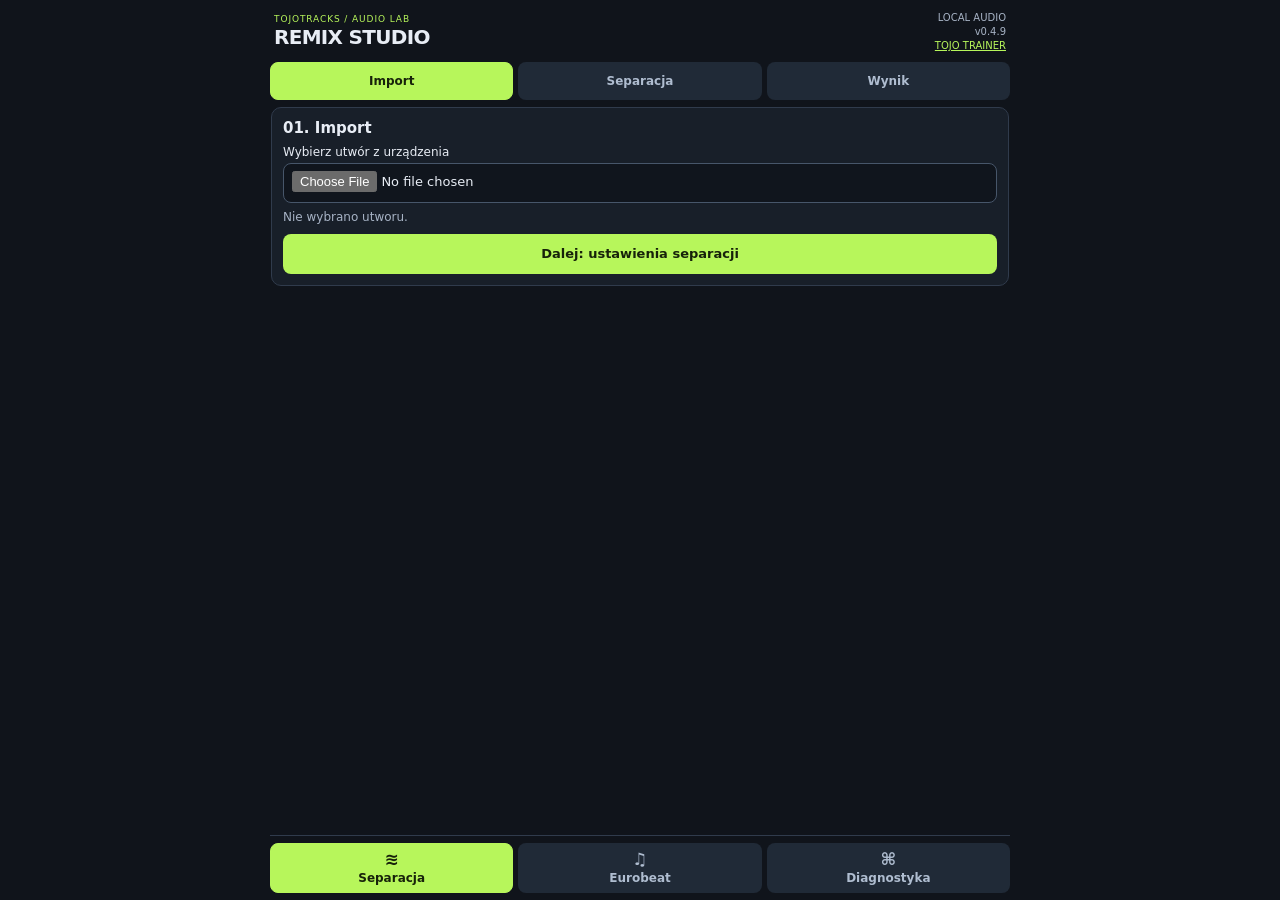
<file: index.html>
<!doctype html>
<html lang="pl"><head><meta charset="utf-8"><meta name="viewport" content="width=device-width, initial-scale=1, viewport-fit=cover"><meta name="theme-color" content="#11151c"><title>TOJO Remix Studio</title><link rel="stylesheet" href="./style.css"><link rel="stylesheet" href="./workspace.css?v=023"><script type="importmap">{"imports":{"web-audio-separation":"https://esm.sh/web-audio-separation@0.3.1?deps=onnxruntime-web@1.29.0"}}</script></head>
<body><main class="app-shell"><header><div><div class="eyebrow">TOJOTRACKS / AUDIO LAB</div><h1>REMIX STUDIO</h1></div><p class="sub">LOCAL AUDIO<br>v0.4.9<br><a href="./trainer.html" style="color:#b7f65b">TOJO TRAINER</a></p></header>
<div class="workspace"><div class="workspace-panel" id="tab-separation" data-workspace="separation" role="tabpanel" aria-labelledby="nav-separation"><div class="sub-tabs" role="tablist" aria-label="separation"><button type="button" id="separation-nav-source" data-page="source" role="tab" aria-controls="separation-source" aria-selected="true">Import</button><button type="button" id="separation-nav-settings" data-page="settings" role="tab" aria-controls="separation-settings" aria-selected="false">Separacja</button><button type="button" id="separation-nav-output" data-page="output" role="tab" aria-controls="separation-output" aria-selected="false">Wynik</button></div><div class="page-scroll" id="separation-source" data-subpanel="source" role="tabpanel" aria-labelledby="separation-nav-source"><section><h2>01. Import</h2><label for="file">Wybierz utwór z urządzenia</label><input id="file" type="file" accept="audio/*,.mp3,.wav,.flac,.m4a,.aac,.ogg,.aiff"><p id="info" class="muted">Nie wybrano utworu.</p><audio id="original" controls preload="metadata" hidden></audio><button type="button" data-go="separation:settings">Dalej: ustawienia separacji</button></section></div><div class="page-scroll" id="separation-settings" data-subpanel="settings" role="tabpanel" aria-labelledby="separation-nav-settings" hidden><section><h2>02. Separacja AI</h2><label for="model">Model</label><select id="model"><option value="UVR_MDXNET_KARA_2">Karaoke Lite (~53 MB; bez izolacji chórków)</option><option value="UVR-MDX-NET-Voc_FT">MDX Vocal FT (~67 MB)</option><option value="Kim_Vocal_2" selected>Kim Vocal 2 (~67 MB)</option></select><label for="modelSource">Źródło modelu ONNX</label><select id="modelSource"><option value="remote">Internet / cache przeglądarki</option><option value="repo">Lokalny folder models/ (Working Copy)</option><option value="file">Plik ONNX z iPhone'a</option></select><div id="modelFileWrap" hidden><label for="modelFile">Wybierz zapisany plik ONNX</label><input type="file" id="modelFile" accept=".onnx,application/octet-stream"></div><details><summary>Pobieranie modeli</summary><p><a id="modelLink" href="https://huggingface.co/AI4future/RVC/resolve/main/UVR_MDXNET_KARA_2.onnx" style="color:#b7f65b" target="_blank" rel="noopener">Pobierz wybrany model na urządzenie</a></p><small>Modele lokalne nie są wysyłane do internetu. Runtime ONNX i FFT nadal wymagają dostępu do CDN, jeśli nie są w cache.</small></details><label for="backend">Silnik obliczeń</label><select id="backend"><option value="wasm">WASM / CPU (sprawdzone na iPhonie)</option><option value="gpu">WebGPU (basic, eksperymentalne)</option><option value="gpu-opt">WebGPU (all, eksperymentalny wariant optymalizacji)</option><option value="auto">Auto (eksperymentalne)</option></select><label for="wasmFile">Runtime WASM (opcjonalny plik lokalny)</label><input type="file" id="wasmFile" accept=".wasm,application/wasm,application/octet-stream"><details><summary>Informacje i pliki runtime</summary><small>Bez pliku aplikacja próbuje 3 CDN. W trybie CPU użyj pliku <a style="color:#b7f65b" href="https://cdn.jsdelivr.net/npm/onnxruntime-web@1.22.0/dist/ort-wasm-simd-threaded.wasm" download>ort-wasm-simd-threaded.wasm</a> (11,2 MB). WebGPU wymaga wariantu <a style="color:#b7f65b" href="https://cdn.jsdelivr.net/npm/onnxruntime-web@1.22.0/dist/ort-wasm-simd-threaded.jsep.wasm" download>JSEP</a>. Po nieudanej inicjalizacji ORT przeładuj Preview.</small></details><label for="scope">Zakres</label><select id="scope"><option value="1">Benchmark 1 sekunda (jeden tensor)</option><option value="5" selected>Test 5 sekund</option><option value="15">Test 15 sekund</option><option value="30">Test 30 sekund</option><option value="full">Cały utwór (eksperymentalnie)</option></select><div id="startWrap"><label for="start">Początek fragmentu (sekundy)</label><input id="start" type="number" min="0" value="0" step="1"></div><button id="probe" class="secondary">Test samego modelu (bez utworu)</button><button id="run" disabled>Oddziel wokal</button><p id="status" role="status" aria-live="polite">Gotowe do importu.</p><progress id="progress" hidden></progress><details><summary>Informacje techniczne</summary><small>Silnik ONNX 1.22.0. Model lokalny lub pobrany z internetu; obliczenia audio lokalne. Nie zamykaj karty podczas przetwarzania. Zalecane: Kim Vocal 2, CPU/WASM. Model Lite pozostawia chórki w instrumentalu.</small></details></section></div><div class="page-scroll" id="separation-output" data-subpanel="output" role="tabpanel" aria-labelledby="separation-nav-output" hidden><p id="sepEmpty" class="empty-result">Nie ma jeszcze wyniku. Uruchom separację w ustawieniach.</p><section id="results" hidden><h2>03. Wynik</h2><p id="resultInfo" class="muted"></p><div class="stem"><h3>Wokal</h3><audio id="vocals" controls></audio><a id="downloadV" class="download">Zapisz wokal WAV</a><button id="shareV" class="secondary" type="button">Udostępnij / Zapisz w Plikach</button></div><div class="stem"><h3>Instrumental</h3><audio id="instrumental" controls></audio><a id="downloadI" class="download">Zapisz instrumental WAV</a><button id="shareI" class="secondary" type="button">Udostępnij / Zapisz w Plikach</button></div><p id="saveStatus" role="status" class="muted"></p><button id="sendVocal">Przenieś wokal i instrumental do Eurobeat</button><button id="swap" class="secondary">Zamień etykiety ścieżek</button><small>Model może pozostawiać artefakty i resztki instrumentów. W tej wersji nie zmieniamy tempa ani wysokości głosu.</small></section></div></div><div class="workspace-panel" id="tab-eurobeat" data-workspace="eurobeat" role="tabpanel" aria-labelledby="nav-eurobeat" hidden><div class="sub-tabs" role="tablist" aria-label="eurobeat"><button type="button" id="eurobeat-nav-source" data-page="source" role="tab" aria-controls="eurobeat-source" aria-selected="true">Ścieżki / analiza</button><button type="button" id="eurobeat-nav-settings" data-page="settings" role="tab" aria-controls="eurobeat-settings" aria-selected="false">Remiks</button><button type="button" id="eurobeat-nav-output" data-page="output" role="tab" aria-controls="eurobeat-output" aria-selected="false">Wynik</button></div><div class="page-scroll" id="eurobeat-source" data-subpanel="source" role="tabpanel" aria-labelledby="eurobeat-nav-source"><section id="eurobeat"><h2>Oryginalne ścieżki</h2>
<p class="muted">Wczytaj wokal i oryginalny instrumental z tej samej separacji. Instrumental zawsze jest bazą remiksu.</p>
<label for="ebVocal">Gotowy wokal</label><input id="ebVocal" type="file" accept="audio/*,.wav,.mp3,.m4a"><p id="ebVocalInfo" class="muted">Nie wybrano wokalu.</p><audio id="ebVocalPlayer" controls hidden preload="metadata"></audio>
<label for="ebBase">Oryginalny instrumental (wymagany)</label><input id="ebBase" type="file" accept="audio/*,.wav,.mp3,.m4a" disabled><p id="ebBaseInfo" class="muted">Najpierw wczytaj wokal.</p><label for="ebReference">Oryginalny utwór (opcjonalnie, do dokładniejszej analizy)</label><input id="ebReference" type="file" accept="audio/*,.wav,.mp3,.m4a"><small id="ebRefInfo">Opcjonalnie wczytaj oryginał do analizy.</small>
<button id="ebAnalyze" class="secondary" disabled>Wykryj tempo, tonację i akordy</button><p id="ebAnalysis" class="muted">Brak analizy. Możesz wpisać tempo i akordy ręcznie.</p>
<details open><summary>Basic Pitch / rozpoznawanie nut AI</summary><label for="ebPitchModel">Model Basic Pitch ONNX</label><input id="ebPitchModel" type="file" accept=".onnx,application/octet-stream"><small><a style="color:#b7f65b" href="https://raw.githubusercontent.com/spotify/basic-pitch/main/basic_pitch/saved_models/icassp_2022/nmp.onnx" target="_blank" rel="noopener">Pobierz nmp.onnx</a></small><label for="ebPitchWasm">Runtime CPU (ten sam plik co przy separacji)</label><input id="ebPitchWasm" type="file" accept=".wasm,application/wasm,application/octet-stream"><small>Jeżeli wybrano runtime CPU w Separacji, nie trzeba wybierać ponownie.</small><div class="field-grid"><div><label for="ebPitchStart">Początek analizy (s)</label><input id="ebPitchStart" type="number" min="0" step="1" value="0"></div><div><label for="ebPitchSeconds">Długość analizy</label><select id="ebPitchSeconds"><option value="all" selected>Cały instrumental od wybranej pozycji</option><option value="5">5 s</option><option value="15">15 s</option><option value="30">30 s</option><option value="60">60 s</option><option value="120">120 s</option></select></div></div><button id="ebPitch" class="secondary" disabled>Rozpoznaj nuty instrumentalu</button><progress id="ebPitchProgress" hidden></progress><p id="ebPitchInfo" class="muted">Nie rozpoznano jeszcze nut.</p><small>Próba AI: model ONNX i runtime można wskazać lokalnie. Audio pozostaje na urządzeniu. Analiza dwukrotna: pełne pasmo i filtr osłabiający bas. Podział nut według wysokości jest przybliżony.</small></details><p id="ebSourceStatus" class="muted" role="status">Wczytaj obie ścieżki.</p><button type="button" data-go="eurobeat:settings">Dalej: ustawienia remiksu</button></section></div><div class="page-scroll" id="eurobeat-settings" data-subpanel="settings" role="tabpanel" aria-labelledby="eurobeat-nav-settings" hidden><section><h2>Ustawienia remiksu</h2><div class="field-grid"><div><label for="ebOriginalBpm">Tempo oryginału (BPM)</label><input id="ebOriginalBpm" type="number" min="50" max="250" step=".1" value="120"></div><div><label for="ebTargetBpm">Tempo remiksu (BPM)</label><input id="ebTargetBpm" type="number" min="100" max="200" step="1" value="155"></div></div>
<div class="field-grid"><div><label for="ebStart">Początek wokalu / pierwsze uderzenie (sekundy)</label><input id="ebStart" type="number" min="0" step=".001" value="0"></div><div><label for="ebKey">Wykryta tonacja (informacyjnie)</label><input id="ebKey" type="text" readonly placeholder="Nieznana"></div></div>
<label for="ebChords">Akordy podkładu (jeden na takt; po końcu listy powtarzane)</label><input id="ebChords" type="text" value="Am F C G" autocomplete="off" autocapitalize="off"><small>Przykład: Am F C G. Litera m oznacza akord molowy. Możesz wpisać własne akordy.</small>
<label for="ebBars">Długość próbki</label><select id="ebBars"><option value="4">4 takty</option><option value="8" selected>8 taktów</option><option value="16">16 taktów</option><option value="32">32 takty</option></select>
<label for="ebEngine">Silnik Eurobeat</label><select id="ebEngine"><option value="sample" selected>TOJO 0.4 (nagrane próbki)</option><option value="paired">TOJO Paired StyleLab (9 par · automatyczne BPM)</option><option value="stylelab">TOJO StyleLab (103 MP3 · eksperymentalny)</option><option value="ai">TOJO AI Groove (12 MIDI · eksperymentalny)</option><option value="modern">Silnik 0.3 (synteza)</option><option value="legacy">Poprzedni 0.2.9 (porównanie)</option></select><details><summary>TOJO SoundBank 3.1 · brzmienia</summary><p id="ebBankInfo">Wbudowane próbki WAV/FLAC/AIFF są lokalne. Katalog rozszerzeń pozwala pobrać i dodać wybrane brzmienia przed renderem. Licencje w eksporcie ZIP.</p><button type="button" class="secondary" id="ebBankLoad">Pokaż bibliotekę</button><label for="ebSampleSelect">Próbka do odsłuchu</label><select id="ebSampleSelect"></select><div class="field-grid"><button type="button" class="secondary" id="ebSamplePreview">Przygotuj odsłuch</button><button type="button" class="secondary" id="ebSampleUse">Wybierz brzmienie / rodzinę</button></div><audio id="ebSampleAudio" controls hidden></audio><details><summary>Katalog rozszerzeń · Stargate / FreePats</summary><p id="ebCatalogInfo">Katalog zawiera także pliki niewbudowane. Importuj pojedyncze brzmienie lub rodzinę przed renderem.</p><button type="button" class="secondary" id="ebCatalogLoad">Pokaż katalog rozszerzeń</button><label for="ebCatalogSearch">Filtruj nazwę lub kategorię</label><input id="ebCatalogSearch" type="search" placeholder="np. guitar, kick, riser"><label for="ebCatalogSelect">Próbka / rodzina</label><select id="ebCatalogSelect"></select><button type="button" class="secondary" id="ebCatalogAdd">Dodaj do lokalnego SoundBanku</button><label for="ebCatalogZip">Opcjonalnie: oryginalny ZIP Stargate z GitHub (offline)</label><input id="ebCatalogZip" type="file" accept=".zip,application/zip"><p><a href="https://github.com/stargatedaw/stargate-sample-pack/archive/dbfd6ec52d4ed53b60bdbea5fc6adf295127c027.zip" target="_blank" rel="noopener">Pobierz archiwum Stargate CC0</a></p><small>Jeśli próbka nie występuje w podanym archiwum, zostanie pobrana ze źródła. Pętle: odsłuch / eksport; automatyczny aranżer używa pojedynczych zdarzeń.</small></details><label for="ebBankImport">Import paczki TOJO ZIP</label><input id="ebBankImport" type="file" accept=".zip,application/zip"><div class="field-grid"><button type="button" class="secondary" id="ebBankExport">Przygotuj ZIP</button><button type="button" class="secondary" id="ebBankReset">Przywróć wbudowane</button></div><button type="button" class="secondary" id="ebBankShare" disabled>Udostępnij ZIP / zapisz w Plikach</button><a id="ebBankDownload" hidden style="color:#b7f65b">Zapisz TOJO-SoundBank-v1.zip</a><small>Próbki WAV i FLAC; wybór nut automatyczny. Przy problemie z dekodowaniem silnik użyje syntezy i zapisze to w logu.</small></details><label for="ebRebuild">Przebudowa oryginalnego rytmu</label><select id="ebRebuild"><option value="0">Wyłączona (poprzedni sposób)</option><option value=".45">Delikatna</option><option value=".85" selected>Mocna (zalecana)</option><option value=".95">Maksymalna</option></select><small>Filtr osłabia część perkusyjną, ale nie jest pełną separacją instrumentów.</small><label for="ebStyle">Nowa sekcja instrumentalna</label><select id="ebStyle"><option value="auto" selected>Automatyczne (riff w przerwach wokalu)</option><option value="chords">Perkusja + bas + akordy synth</option><option value="lead">Dodatkowa melodia synth</option><option value="rhythm">Perkusja i bas (zalecane)</option></select>
<label for="ebBassSource">Źródło linii basowej</label><select id="ebBassSource"><option value="original" selected>Oryginalne nuty AI (jeśli wykryte)</option><option value="chords">Bas według akordów</option></select><label for="ebPreset">Charakter brzmienia</label><select id="ebPreset"><option value="classic">Classic Eurobeat</option><option value="race">Racing / agresywny</option><option value="dark">Dark Eurobeat</option></select>
<details><summary>Mikser nowych instrumentów (silnik 0.3)</summary><small>0 = wyciszony, 1 = normalnie, 2 = dwa razy głośniej.</small><div class="field-grid"><div><label for="ebDrumsGain">Perkusja</label><input id="ebDrumsGain" type="number" min="0" max="2" step=".1" value="1"></div><div><label for="ebBassGain">Bas FM</label><input id="ebBassGain" type="number" min="0" max="2" step=".1" value="1"></div><div><label for="ebUpbeatGain">Upbeat</label><input id="ebUpbeatGain" type="number" min="0" max="2" step=".1" value="1"></div><div><label for="ebPadGain">Pads</label><input id="ebPadGain" type="number" min="0" max="2" step=".1" value="1"></div><div><label for="ebBrassGain">Brass / melodia</label><input id="ebBrassGain" type="number" min="0" max="2" step=".1" value="1"></div><div><label for="ebFxGain">Przejścia / FX</label><input id="ebFxGain" type="number" min="0" max="2" step=".1" value="1"></div></div></details><details><summary>Głośność instrumentów</summary><label for="ebPitchGain">Syntezator grający wyższe nuty AI (1 = 100%)</label><input id="ebPitchGain" type="number" min="0" max="2" step=".1" value="0"><small>Włącza się po pomyślnym rozpoznaniu nut. Dotyczy tylko przeanalizowanego fragmentu.</small><label for="ebLead">Głośność riffu (1 = 100%)</label><input id="ebLead" type="number" min="0" max="2" step=".1" value="1">
<div class="field-grid"><div><label for="ebVGain">Głośność wokalu (1 = 100%)</label><input id="ebVGain" type="number" min="0" max="2" step=".1" value="1"></div><div><label for="ebIGain">Głośność nowych instrumentów (1 = 100%)</label><input id="ebIGain" type="number" min="0" max="2" step=".05" value=".85"></div></div>
<div class="field-grid"><div><label for="ebBaseGain">Oryginalny instrumental (1 = 100%)</label><input id="ebBaseGain" type="number" min=".4" max="2" step=".05" value="1"></div><div><label for="ebLowCut">Miejsce na nowy bas</label><select id="ebLowCut"><option value="0">Bez osłabiania</option><option value=".25">Delikatne</option><option value=".6" selected>Mocniejsze</option></select></div></div></details><button id="ebRender" disabled>Stwórz próbkę Eurobeat</button><p id="ebStatus" role="status" aria-live="polite">Wczytaj wokal i instrumental, aby rozpocząć.</p><progress id="ebProgress" hidden></progress>
<details><summary>Informacje o generatorze</summary><small>Analiza akordów obejmuje maksymalnie 10 minut. Aranżacja szacuje aktywność wokalu, nie rozpoznaje jeszcze prawdziwych zwrotek i refrenów. Oryginalny instrumental jest zachowany. Dodatkowe instrumenty są syntezowane lokalnie. Wokal może mieć artefakty po zmianie tempa.</small></details></section></div><div class="page-scroll" id="eurobeat-output" data-subpanel="output" role="tabpanel" aria-labelledby="eurobeat-nav-output" hidden><section><h2>Gotowy remiks</h2><p id="ebEmpty" class="empty-result">Nie ma jeszcze remiksu. Wygeneruj próbkę w ustawieniach.</p><div id="ebOutput" hidden><details><summary>Plan aranżacji</summary><pre id="ebArrangement"></pre></details><p id="ebSaveStatus" role="status" class="muted"></p><div class="stem"><h3>Remiks</h3><audio id="ebMix" controls preload="none"></audio><a id="ebMixSave" class="download">Zapisz remiks WAV</a><button id="ebMixShare" class="secondary" type="button">Udostępnij / Zapisz w Plikach</button></div><div class="stem"><h3>Oryginalny instrumental + Eurobeat</h3><audio id="ebBacking" controls preload="none"></audio><a id="ebBackingSave" class="download">Zapisz instrumental WAV</a><button id="ebBackingShare" class="secondary" type="button">Udostępnij / Zapisz w Plikach</button></div><div class="stem"><h3>Wokal w nowym tempie</h3><audio id="ebStretched" controls preload="none"></audio><a id="ebStretchedSave" class="download">Zapisz wokal WAV</a><button id="ebStretchedShare" class="secondary" type="button">Udostępnij / Zapisz w Plikach</button></div></div>
</section></div></div><div class="workspace-panel" id="tab-diagnostics" data-workspace="diagnostics" role="tabpanel" aria-labelledby="nav-diagnostics" hidden><div class="page-scroll"><section id="diagnostic-card"><h2>Diagnostyka</h2><pre id="log"></pre><div class="diag-actions"><button id="copy" class="secondary">Kopiuj log</button><button id="clearLog" class="secondary" type="button">Wyczyść diagnostykę</button></div></section></div></div></div><nav class="main-tabs" role="tablist" aria-label="Główne karty"><button type="button" role="tab" id="nav-separation" aria-controls="tab-separation" data-tab="separation" aria-selected="true"><span class="tab-symbol" aria-hidden="true">≋</span>Separacja</button><button type="button" role="tab" id="nav-eurobeat" aria-controls="tab-eurobeat" data-tab="eurobeat" aria-selected="false"><span class="tab-symbol" aria-hidden="true">♫</span>Eurobeat</button><button type="button" role="tab" id="nav-diagnostics" aria-controls="tab-diagnostics" data-tab="diagnostics" aria-selected="false"><span class="tab-symbol" aria-hidden="true">⌘</span>Diagnostyka</button></nav></main><script type="module" src="./workspace.js?v=023"></script><script type="module" src="./app.js?v=049"></script><script type="module" src="./eurobeat-ui.js?v=049"></script></body></html>
</file>
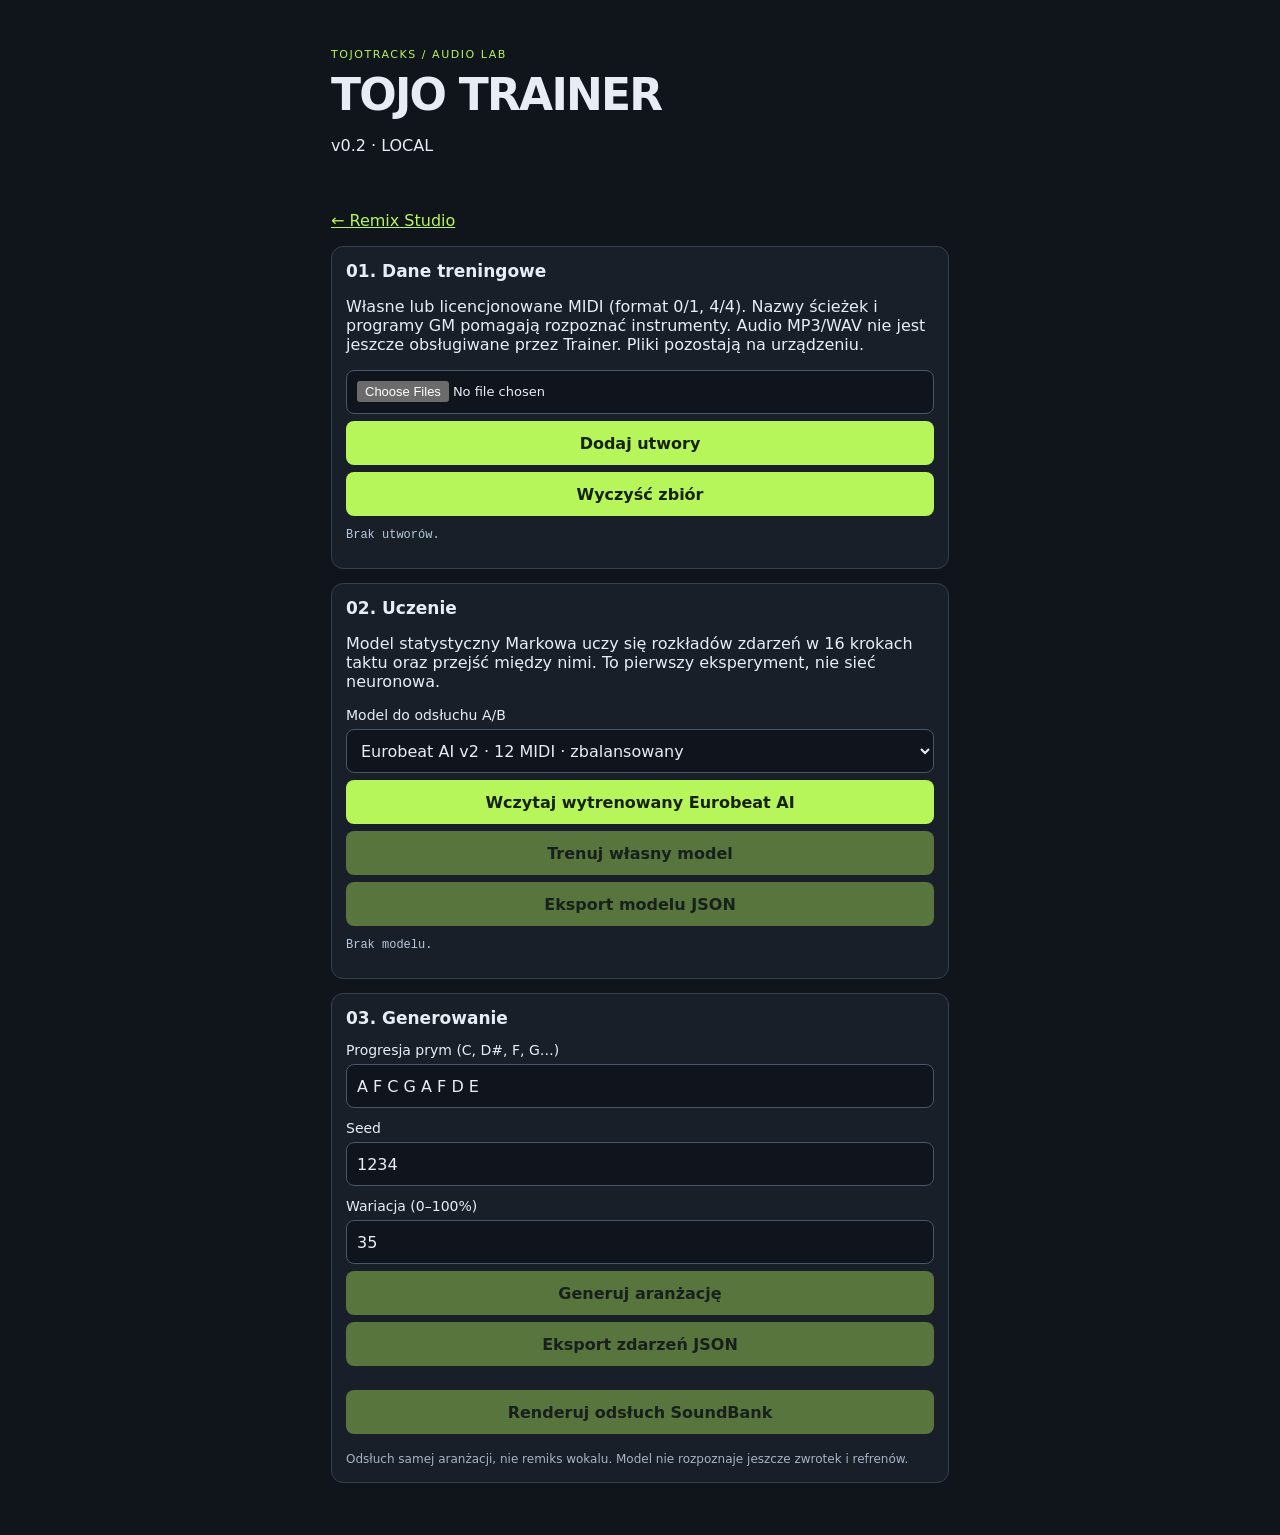
<file: trainer.html>
<!doctype html><html lang="pl"><meta charset="utf-8"><meta name="viewport" content="width=device-width,initial-scale=1,viewport-fit=cover"><title>TOJO Trainer</title><link rel="stylesheet" href="./style.css"><style>body{padding:12px}main{max-width:650px;margin:auto}section{margin:14px 0;padding:14px;border:1px solid #34404e;border-radius:12px}button,a{margin:7px 0}pre{white-space:pre-wrap;overflow-wrap:anywhere}input{max-width:100%}a{color:#b7f65b}</style><main><header><div><div class="eyebrow">TOJOTRACKS / AUDIO LAB</div><h1>TOJO TRAINER</h1></div><p>v0.2 · LOCAL</p></header><p><a href="./index.html">← Remix Studio</a></p><section><h2>01. Dane treningowe</h2><p>Własne lub licencjonowane MIDI (format 0/1, 4/4). Nazwy ścieżek i programy GM pomagają rozpoznać instrumenty. Audio MP3/WAV nie jest jeszcze obsługiwane przez Trainer. Pliki pozostają na urządzeniu.</p><input id="files" type="file" multiple accept=".mid,.midi,audio/midi"><button id="load">Dodaj utwory</button><button id="clear">Wyczyść zbiór</button><pre id="info">Brak utworów.</pre></section><section><h2>02. Uczenie</h2><p>Model statystyczny Markowa uczy się rozkładów zdarzeń w 16 krokach taktu oraz przejść między nimi. To pierwszy eksperyment, nie sieć neuronowa.</p><label for="modelVersion">Model do odsłuchu A/B</label><select id="modelVersion"><option value="2" selected>Eurobeat AI v2 · 12 MIDI · zbalansowany</option><option value="1">Eurobeat AI v1 · 11 MIDI</option></select><button id="pretrained">Wczytaj wytrenowany Eurobeat AI</button><button id="train" disabled>Trenuj własny model</button><button id="save" disabled>Eksport modelu JSON</button><pre id="stats">Brak modelu.</pre></section><section><h2>03. Generowanie</h2><label>Progresja prym (C, D#, F, G…)</label><input id="roots" value="A F C G A F D E"><label>Seed</label><input id="seed" type="number" value="1234"><label>Wariacja (0–100%)</label><input id="variation" type="number" min="0" max="100" value="35"><button id="gen" disabled>Generuj aranżację</button><button id="events" disabled>Eksport zdarzeń JSON</button><pre id="out"></pre><button id="listen" disabled>Renderuj odsłuch SoundBank</button><audio id="preview" controls hidden></audio><p id="previewStatus"></p><small>Odsłuch samej aranżacji, nie remiks wokalu. Model nie rozpoznaje jeszcze zwrotek i refrenów.</small></section><p id="status" role="status"></p></main><script src="./trainer-core.js?v=1"></script><script>
const T=TojoTrainer,$=id=>document.getElementById(id);let songs=[],model=null,events=null,busy=false,generatedBars=0;const status=s=>$("status").textContent=s;
function refresh(){ $("info").textContent=songs.length?songs.map(s=>s.name+" · "+s.bars.length+" taktów · "+s.bpm.toFixed(1)+" BPM · "+s.notes+" nut").join("\n"):"Brak utworów."; $("train").disabled=busy||!songs.length;$("load").disabled=busy;$("clear").disabled=busy;$("save").disabled=$("gen").disabled=busy||!model;$("events").disabled=busy||!events;$("pretrained").disabled=busy;$("listen").disabled=busy||!events; }
$("pretrained").onclick=async()=>{busy=true;refresh();try{const resp=await fetch("./models/tojo-eurobeat-model-experimental-v"+($("modelVersion").value==="2"?"2":"1")+".json");if(!resp.ok)throw Error("Model HTTP "+resp.status);const m=await resp.json();if(m.version!==T.VERSION||m.kind!=="tojo-step-markov")throw Error("Nieznany model");model=m;events=null;$("out").textContent="";$("stats").textContent=m.songs+" utworów · "+m.bars+" taktów · "+m.notes+" zdarzeń treningowych\nEksperymentalny model z publicznych MIDI; warunki prawne niepotwierdzone.";status("Gotowy model wczytany.");}catch(e){status(e.message)}finally{busy=false;refresh()}};
function invalidate(){model=events=null;$("stats").textContent="Brak aktualnego modelu.";$("out").textContent="";}
$("load").onclick=async()=>{busy=true;refresh();let added=0,errors=[];try{for(const f of $("files").files){try{if(f.size>8*1024*1024)throw Error("Limit 8 MB na plik");const data=await f.arrayBuffer(),m=T.parseMidi(data),bars=T.extract(m);if(songs.length>=100||songs.reduce((n,s)=>n+s.notes,0)+m.notes.length>300000)throw Error("Limit zbioru: 100 plików / 300 tys. nut");if(songs.some(s=>s.name===f.name&&s.size===f.size))throw Error("Możliwy duplikat");songs.push({name:f.name,size:f.size,bars,bpm:m.bpm,notes:m.notes.length});added++;invalidate()}catch(e){errors.push(f.name+": "+e.message)}}}finally{busy=false;refresh();status("Dodano "+added+(errors.length?"\n"+errors.join("\n"):""));}};
$("clear").onclick=()=>{songs=[];invalidate();refresh();status("Zbiór wyczyszczony");};
$("train").onclick=()=>{try{model=T.train(songs);events=null;$("stats").textContent=model.songs+" utworów · "+model.bars+" taktów · "+model.notes+" zdarzeń\n"+T.ROLES.map(r=>r+": "+model.roles[r].events).join("\n")+(model.songs<10?"\nMały zbiór: wyłącznie test techniczny.":"");status("Model wyuczony lokalnie.");}catch(e){status(e.message)}refresh()};
$("gen").onclick=()=>{try{const names=["C","C#","D","D#","E","F","F#","G","G#","A","A#","B"],roots=$("roots").value.trim().toUpperCase().split(/\s+/).map(n=>names.indexOf(n));if(!roots.length||roots.length>128||roots.some(n=>n<0))throw Error("Podaj od 1 do 128 prym, np. A F C G");generatedBars=roots.length;events=T.generate(model,roots,Number($("seed").value)||0,Math.max(0,Math.min(1,Number($("variation").value)/100||0)));$("out").textContent=events.length+" zdarzeń · "+roots.length+" taktów\n"+T.ROLES.map(r=>r+": "+events.filter(n=>n.role===r).length).join("\n")+"\n\n"+JSON.stringify(events.slice(0,12),null,1);status("Wygenerowano plan.");}catch(e){status(e.message)}refresh()};
let previewURL=null;
$("listen").onclick=async()=>{if(!events?.length)return;busy=true;refresh();const player=$("preview"),st=$("previewStatus");player.pause();player.hidden=true;if(previewURL){URL.revokeObjectURL(previewURL);previewURL=null;player.removeAttribute("src");}try{st.textContent="Wczytuję SoundBank…";const {renderPreview}=await import("./trainer-preview.js?v=1");const bars=generatedBars;if(bars>32)throw Error("Odsłuch maksymalnie 32 takty");const result=await renderPreview(events,bars,155,s=>st.textContent=s);previewURL=URL.createObjectURL(result.blob);player.src=previewURL;player.hidden=false;st.textContent="Gotowe: "+result.sampled+" zdarzeń z próbek, "+result.fallback+" z syntezy zastępczej.";}catch(e){st.textContent=e.message}finally{busy=false;refresh()}};
async function save(data,name){const f=new File([JSON.stringify(data)],name,{type:"application/json"});try{if(navigator.canShare?.({files:[f]})){await navigator.share({files:[f]});return}}catch(e){if(e.name==="AbortError")return}const u=URL.createObjectURL(f),a=document.createElement("a");a.href=u;a.download=name;document.body.append(a);a.click();a.remove();setTimeout(()=>URL.revokeObjectURL(u),60000)}
$("save").onclick=()=>save(model,"tojo-eurobeat-model-v1.json");$("events").onclick=()=>save({version:1,grid:16,events},"tojo-arrangement-v1.json");refresh();
</script></html>
</file>
<file: style.css>
:root{color-scheme:dark;font-family:system-ui,-apple-system,sans-serif;background:#10141b;color:#e8edf5;--accent:#b7f65b;--muted:#a7b3c5}*{box-sizing:border-box}body{margin:0}main{max-width:720px;margin:auto;padding: max(24px,env(safe-area-inset-top)) 16px max(24px,env(safe-area-inset-bottom))}header{padding:12px 0 24px}.eyebrow,footer{font-size:11px;letter-spacing:.14em;color:var(--accent)}h1{font-size:clamp(28px,7vw,44px);margin:8px 0;letter-spacing:-.04em}h2{font-size:17px;margin:0 0 14px}h3{margin:0 0 10px;font-size:15px}.sub,.muted,small{color:var(--muted)}section{background:#181f29;border:1px solid #303b4c;padding:18px;border-radius:14px;margin-bottom:14px}label{display:block;margin:12px 0 6px;font-size:14px}input,select,button,.download{font:inherit;min-height:44px;border-radius:8px;padding:10px;border:1px solid #47566a;color:inherit;background:#10151d;width:100%}input[type=file]{font-size:13px}button,.download{background:var(--accent);color:#17220a;font-weight:700;margin-top:14px;text-align:center;border:none;display:block;text-decoration:none;cursor:pointer}button:disabled{opacity:.4;cursor:default}.secondary{background:#293647;color:#e8edf5}audio{width:100%;display:block;margin:8px 0}progress{width:100%;accent-color:var(--accent)}small{display:block;font-size:12px;line-height:1.5;margin-top:10px}.stem{border-top:1px solid #303b4c;padding:16px 0}pre{white-space:pre-wrap;overflow-wrap:anywhere;max-height:220px;overflow:auto;font-size:12px;color:#b9c9dd}footer{margin-top:24px;line-height:1.7}[hidden]{display:none!important}
</file>
<file: workspace.css>
/* Compact mobile workspace: only the active card scrolls. */
html,body{height:100%;overflow:hidden}
body{overscroll-behavior:none}
main.app-shell{height:100%;height:100dvh;max-width:760px;display:flex;flex-direction:column;padding:max(6px,env(safe-area-inset-top)) 10px 0;overflow:hidden}
.app-shell header{flex:none;padding:5px 4px 9px;display:flex;align-items:center;justify-content:space-between;gap:8px}
.app-shell header h1{font-size:20px;line-height:1.1;margin:2px 0;letter-spacing:-.035em}
.app-shell header .eyebrow{font-size:9px;letter-spacing:.1em}
.app-shell header .sub{font-size:10px;margin:0;text-align:right;white-space:nowrap}
.workspace{min-height:0;flex:1;display:flex;flex-direction:column;overflow:hidden}
.workspace-panel{flex:1;min-height:0;display:flex;flex-direction:column;overflow:hidden}
.sub-tabs,.main-tabs{display:grid;grid-template-columns:repeat(3,minmax(0,1fr));gap:5px;flex:none}
.sub-tabs{margin:0 0 7px}
.main-tabs{padding:7px 0 max(7px,env(safe-area-inset-bottom));border-top:1px solid #303b4c;background:#10141b}
.sub-tabs button,.main-tabs button{min-height:38px;margin:0;padding:7px 3px;background:#202a37;color:#afbdd0;font-size:12px;line-height:1.2;border:1px solid transparent;white-space:normal}
.main-tabs button{min-height:48px;font-size:12px;display:flex;flex-direction:column;align-items:center;justify-content:center;gap:3px}
.main-tabs .tab-symbol{font-size:17px;line-height:1}
.sub-tabs button[aria-selected=true],.main-tabs button[aria-selected=true]{background:#b7f65b;color:#17220a;border-color:#b7f65b}
.page-scroll{flex:1;min-height:0;overflow:auto;overscroll-behavior:contain;padding:0 1px 5px;-webkit-overflow-scrolling:touch}
.app-shell section{padding:11px;margin:0 0 8px;border-radius:10px}
.app-shell h2{font-size:15px;margin:0 0 8px}
.app-shell h3{font-size:14px;margin:0 0 5px}
.app-shell p{font-size:12px;line-height:1.4;margin:6px 0}
.app-shell label{font-size:12px;margin:8px 0 4px}
.app-shell input,.app-shell select{padding:7px 8px;min-height:40px;font-size:16px}
.app-shell input[type=file]{font-size:13px}
.app-shell section button,.app-shell .download{min-height:40px;padding:8px;margin-top:8px;font-size:13px}
.app-shell small{font-size:11px;margin-top:6px}
.app-shell audio{margin:5px 0}
.app-shell .stem{padding:9px 0}
.app-shell details{border:1px solid #303b4c;border-radius:8px;padding:8px;margin:8px 0}
.app-shell summary{font-size:13px;cursor:pointer;color:#c9d5e6}
.field-grid{display:grid;grid-template-columns:repeat(2,minmax(0,1fr));gap:0 8px;align-items:start}
.field-grid>div{min-width:0}
#tab-diagnostics .page-scroll{display:flex;flex-direction:column}
#diagnostic-card{flex:1;min-height:0;display:flex;flex-direction:column;margin-bottom:4px}
#diagnostic-card pre{flex:1;min-height:90px;max-height:none;margin:5px 0 8px}
.diag-actions{display:grid;grid-template-columns:1fr 1fr;gap:8px;flex:none}
.empty-result{color:var(--muted);padding:14px 8px;text-align:center}
@media(max-width:345px){.app-shell header h1{font-size:17px}.main-tabs button{font-size:11px}.app-shell section{padding:8px}}
</file>
